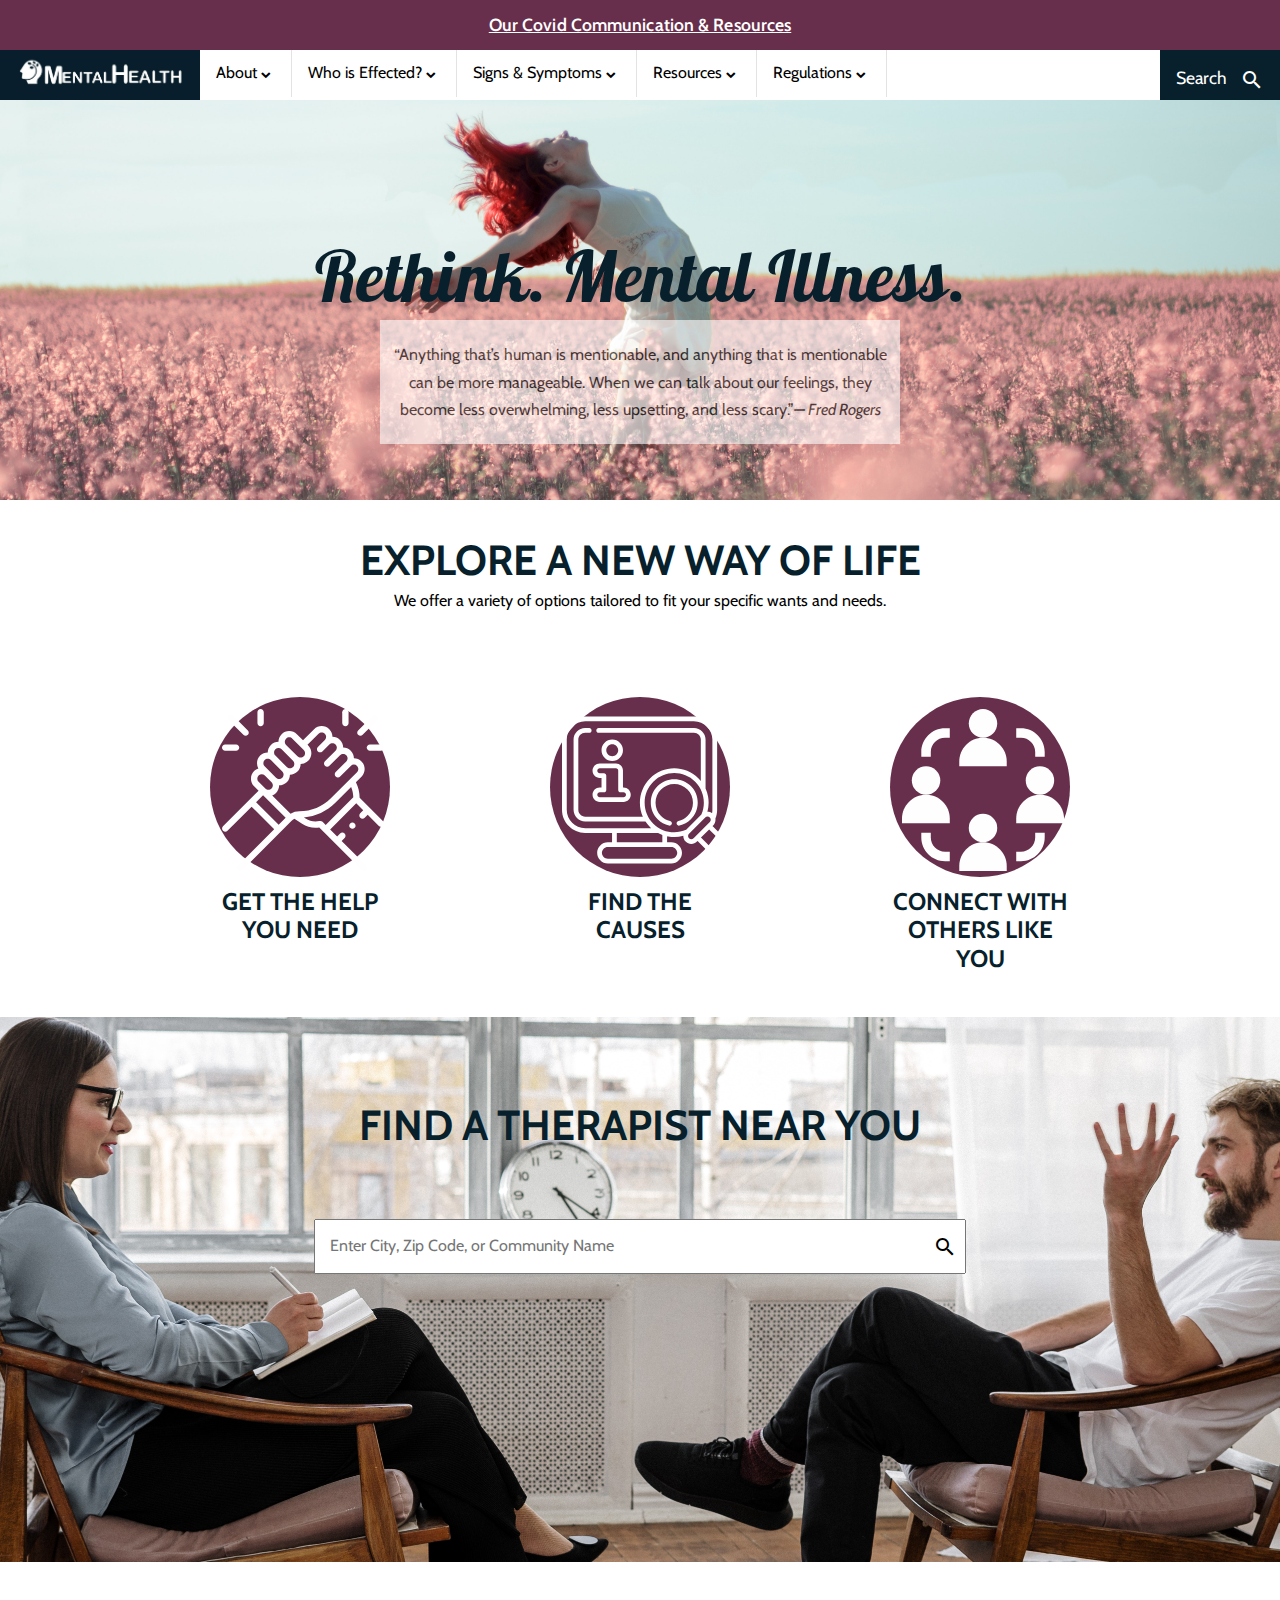
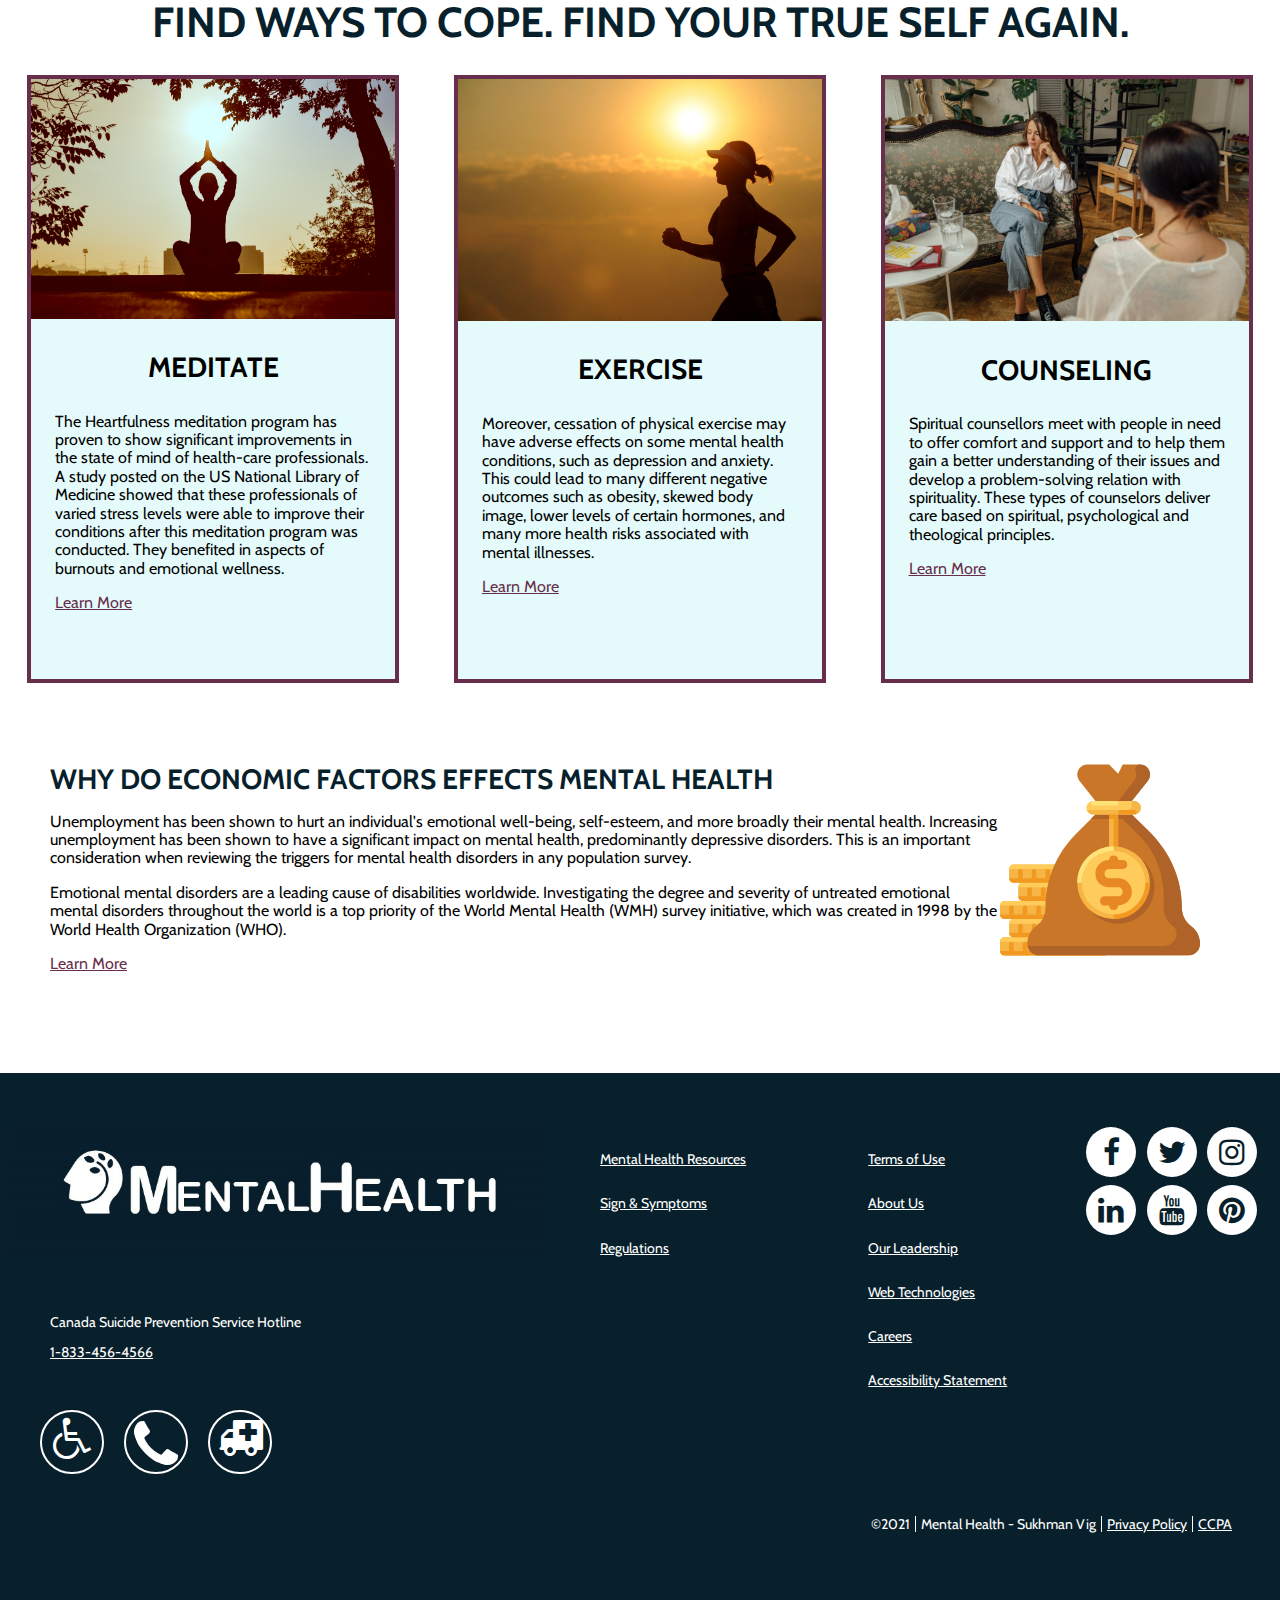
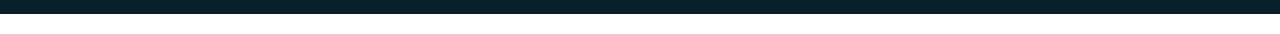
<file: index.html>
<!doctype html>
<html lang="en" dir="ltr">

<head>
  <!-- Created by Sukhman Vig, with inspiration from https://www.leisurecare.com/ -->
  <!-- Textual Content used on this website was obtained from https://en.wikipedia.org/wiki/Mental_health-->
  <meta charset="UTF-8">
  <meta name="viewport" content="width=device-width, initial-scale=1">
  <title>Mental Health</title>
  <link type="text/css" href="css/normalize.css" rel="stylesheet">
  <link type="text/css" href="css/styles.css" rel="stylesheet">
  <link rel="shortcut icon" href="images/tablogo.jpg" type="image/x-icon">
  <link href="https://fonts.googleapis.com/css?family=Open+Sans:400,700&display=swap" rel="stylesheet">
  <link href="https://fonts.googleapis.com/css2?family=Cabin&display=swap" rel="stylesheet">
  <link href="https://fonts.googleapis.com/icon?family=Material+Icons" rel="stylesheet">
  <link href="https://fonts.googleapis.com/css2?family=Pattaya&display=swap" rel="stylesheet">
  <link rel="stylesheet" href="https://cdnjs.cloudflare.com/ajax/libs/font-awesome/4.7.0/css/font-awesome.min.css">
</head>

<body>
  <header>
    <div class="banner-text">
      <span><a href="/covid-response/">Our Covid Communication & Resources</a></span>
    </div>
    <nav class="navbar">
      <a href="index.html"> <img id="logo" src="images/logo.jpg" alt="Mental Health Logo"> </a>
      <!--Logo created by Sukhman Vig -->
      <div class="subnav">
        <button class="subnavbtn">
          <a href="about.html">About</a>
          <i class="fa fa-chevron-down"></i>
        </button>
        <div class="subnav-content">
          <a href="#">Early History</a>
          <a href="#">General History</a>
        </div>
      </div>

      <div class="subnav">
        <button class="subnavbtn">
          <a href="whoiseffected.html">Who is Effected?</a>
          <i class="fa fa-chevron-down"></i>
        </button>
        <div class="subnav-content">
          <a href="#">Global Prevalence</a>
          <a href="#">Children & Young Adults</a>
          <a href="#">Homeless Population</a>
          <a href="#">Immigrants & Refugees</a>
          <a href="#">Cultural & Religious Considerations</a>
        </div>
      </div>

      <div class="subnav">
        <button class="subnavbtn">
          <a href="signsandsymptoms.html">Signs &amp; Symptoms</a>
          <i class="fa fa-chevron-down"></i>
        </button>
        <div class="subnav-content">
          <a href="#">Economic Factors</a>
          <a href="#">Stress</a>
        </div>
      </div>

      <div class="subnav">
        <button class="subnavbtn">
          <a href="resources.html">Resources</a>
          <i class="fa fa-chevron-down"></i>
        </button>
        <div class="subnav-content">
          <a href="#">Drug Therapy</a>
          <a href="#">Physical Activity</a>
          <a href="#">Activity therapies</a>
          <a href="#">Expressive therapies</a>
          <a href="#">Psychotherapy</a>
          <a href="#">Self-compassion</a>
          <a href="#">Social-Emotional Learning</a>
          <a href="#">Meditation</a>
          <a href="#">Mental Fitness</a>
          <a href="#">Spiritual Counseling</a>
        </div>
      </div>

      <div class="subnav">
        <button class="subnavbtn">
          <a href="regulations.html">Regulations</a>
          <i class="fa fa-chevron-down"></i>
        </button>
        <div class="subnav-content">
          <a href="#">Protection & Promotion</a>
          <a href="#">Laws & Policies</a>
        </div>
      </div>
      <div class="search">
        <p>Search</p>
        <i class="material-icons">search</i>
      </div>
    </nav>
    <div class="hero">
      <div class="bannerTitle">Rethink. Mental Illness.</div>
      <div class="introPara">
        <p>“Anything that’s human is mentionable, and anything that is mentionable can be more manageable. When we can talk about our feelings, they become less overwhelming, less upsetting, and less scary.”<i>— Fred Rogers</i></p>
        <!-- Fred Rogers Quote from https://www.goodreads.com/quotes/157666-anything-that-s-human-is-mentionable-and-anything-that-is-mentionable -->
      </div>
    </div>
  </header>

  <h2 class="subTitleBlack">Explore a new way of life</h2>
  <p id="centerText">We offer a variety of options tailored to fit your specific wants and needs.</p>
  <div class="quicklinks">
    <div class="quicklinksPanels">
      <div class="quicklinks-vertical-panel">
        <a href="resources.html"><img aria-label="Handshake Icon" src="images/help.svg" alt="Handshake Icon"></a>
        <!--Photo by Freepik from flaticon - https://www.flaticon.com/free-icon/help_2597085?term=help&page=1&position=4&page=1&position=4&related_id=2597085&origin=search-->
        <p>Get the help you need</p>
      </div>
      <div class="quicklinks-vertical-panel">
        <a aria-label="Search Icon with Computer Screen" href="signsandsymptoms.html"><img src="images/searchwithcomputer.svg" alt="Search Icon with Computer Screen"></a>
        <!--Photo by Freepik from flaticon - https://www.flaticon.com/free-icon/search_4412434?term=find&related_id=4412434&origin=search -->
        <p>Find the causes</p>
      </div>
      <div class="quicklinks-vertical-panel">
        <a href="whoiseffected.html"><img aria-label="Human Connection Icon" src="images/connect.svg" alt="Human Connection Icon"></a>
        <!--Photo by Freepik from flaticon - https://www.flaticon.com/free-icon/affiliate-marketing_2970592?term=connection&page=1&position=23&page=1&position=23&related_id=2970592&origin=style-->
        <p>Connect with others like you</p>
      </div>
    </div>
  </div>


  <div class="searchTherapistLocation1">
    <div id="subTitleBlackOnPicture">
      Find a Therapist Near you
    </div>
    <div class="searchOverlay">
      <form>
        <input type="text" placeholder="Enter City, Zip Code, or Community Name">
        <span><i class="material-icons">search</i></span>
      </form>
    </div>
  </div>

  <h2 class="subTitleBlack">Find Ways to Cope. Find your true self again.</h2>
  <div class="panels">
    <div class="vertical-panel">
      <img id="heightfix" aria-label="Person meditating during sunset" src="images/pexels-prasanth-inturi-1051838.jpg" alt="Person meditating during sunset">
      <!--Photo by Prasanth Inturi from Pexels - https://www.pexels.com/photo/silhouette-of-man-at-daytime-1051838/ -->
      <div class="panelText">
        <p id="panelTitle">Meditate</p>
        <p id="#panelContent">The Heartfulness meditation program has proven to show significant improvements in the state of mind of health-care professionals. A study posted on the US National Library of Medicine showed that these professionals of
          varied stress levels were able to improve their conditions after this meditation program was conducted. They benefited in aspects of burnouts and emotional wellness.</p>
        <a id="learnMore" href="resources.html">Learn More</a>
      </div>
    </div>
    <div class="vertical-panel">
      <img aria-label="Woman running during sunset" src="images/pexels-pixabay-40751.jpg" alt="Woman running during sunset">
      <!--Photo by Pixabay from Pexels - https://www.pexels.com/photo/woman-girl-silhouette-jogger-40751/ -->
      <div class="panelText">
        <p id="panelTitle">Exercise</p>
        <p id="#panelContent">Moreover, cessation of physical exercise may have adverse effects on some mental health conditions, such as depression and anxiety. This could lead to many different negative outcomes such as obesity, skewed body image,
          lower levels of certain hormones, and many more health risks associated with mental illnesses.</p>
        <a id="learnMore" href="resources.html">Learn More</a>
      </div>
    </div>
    <div class="vertical-panel">
      <img aria-label="Woman having psychology counseling session" src="images/pexels-anthony-shkraba-5217839.jpg" alt="Woman having psychology counseling session">
      <!--Photo by Anthony Shkraba from Pexels - https://www.pexels.com/photo/woman-in-white-long-sleeve-shirt-sitting-on-brown-wooden-chair-5217839/-->
      <div class="panelText">
        <p id="panelTitle">Counseling </p>
        <p id="#panelContent">Spiritual counsellors meet with people in need to offer comfort and support and to help them gain a better understanding of their issues and develop a problem-solving relation with spirituality. These types of counselors
          deliver care based on spiritual, psychological and theological principles.</p>
        <a id="learnMore" href="resources.html">Learn More</a>
      </div>
    </div>
  </div>

  <div class="ImageRightTextLeftContainer">
    <div class="containerText">
      <h2>Why do economic factors effects mental health</h2>
      <p>Unemployment has been shown to hurt an individual's emotional well-being, self-esteem, and more broadly their mental health. Increasing unemployment has been shown to have a significant impact on mental health, predominantly depressive
        disorders. This is an important consideration when reviewing the triggers for mental health disorders in any population survey.</p>
      <p>Emotional mental disorders are a leading cause of disabilities worldwide. Investigating the degree and severity of untreated emotional mental disorders throughout the world is a top priority of the World Mental Health (WMH) survey
        initiative, which was created in 1998 by the World Health Organization (WHO).</p>
      <a id="learnMoreEconomic" href="signsandsymptoms.html">Learn More</a>
    </div>
    <img aria-label="Bag of Money Illustration" class="containerImage" src="images/money-bag.svg" alt="Bag of Money Illustration">
    <!--Photo by Dimitry Miroliubov from flaticon - https://www.flaticon.com/free-icon/money-bag_639364?term=money&page=1&position=20&page=1&position=20&related_id=639364&origin=search-->
  </div>

  <footer>
    <div id="one">
      <div id="two">
        <div id="six">
          <img aria-label="Mental Health Logo" src="images/logo.jpg" alt="Mental Health Logo">
          <!--Logo created by Sukhman Vig -->
        </div>
        <div id="seven">
          <p>Canada Suicide Prevention Service Hotline</p>
          <a href="tel:1-833-456-4566" title="Contact Us">1-833-456-4566</a>
        </div>
        <div id="eight">
          <div id="nine">
            <a aria-label="wheelchair icon" href="/" class="fa fa-wheelchair fa-3x"></a>
            <!-- Icon obtained from Font Awesome - https://fontawesome.com/ -->
          </div>
          <div id="ten">
            <a aria-label="phone icon" href="/" class="fa fa-phone fa-4x"></a>
            <!-- Icon obtained from Font Awesome - https://fontawesome.com/ -->
          </div>
          <div id="eleven">
            <a aria-label="ambulance icon" href="/" class="fa fa-ambulance fa-3x"></a>
            <!-- Icon obtained from Font Awesome - https://fontawesome.com/ -->
          </div>
        </div>
      </div>
      <div id="three">
        <ul>
          <li><a href="resources.html">Mental Health Resources</a></li>
          <li><a href=:signsandsymptoms.html>Sign &amp; Symptoms</a></li>
          <li><a href="regulations.html">Regulations</a></li>
        </ul>
      </div>
      <div id="four">
        <ul>
          <li><a href="#">Terms of Use</a></li>
          <li><a href="#">About Us</a></li>
          <li><a href="#">Our Leadership</a></li>
          <li><a href="#">Web Technologies</a></li>
          <li><a href="#">Careers</a></li>
          <li><a href="#">Accessibility Statement</a></li>
        </ul>
      </div>
      <div id="five">
        <!-- The following social media icons were obtained from Font Awesome - https://fontawesome.com/ -->
        <a aria-label="Facebook" href="/" class="fa fa-facebook fa-2x"></a>
        <a aria-label="Twitter" href="/" class="fa fa-twitter fa-2x"></a>
        <a aria-label="Instagram" href="/" class="fa fa-instagram fa-2x"></a>
        <a aria-label="Linkedin" href="/" class="fa fa-linkedin fa-2x"></a>
        <a aria-label="Youtube" href="/" class="fa fa-youtube fa-2x"></a>
        <a aria-label="Pinterest" href="/" class="fa fa-pinterest fa-2x"></a>
      </div>
    </div>
    <div id="twelve">
      <ul>
        <li>&copy;2021</li>
        <li>Mental Health - Sukhman Vig</li>
        <a href="#">
          <li>Privacy Policy</li>
        </a>
        <a href="#">
          <li id="removeBorder">CCPA</li>
        </a>
      </ul>
    </div>
  </footer>

</body>

</html>
</file>
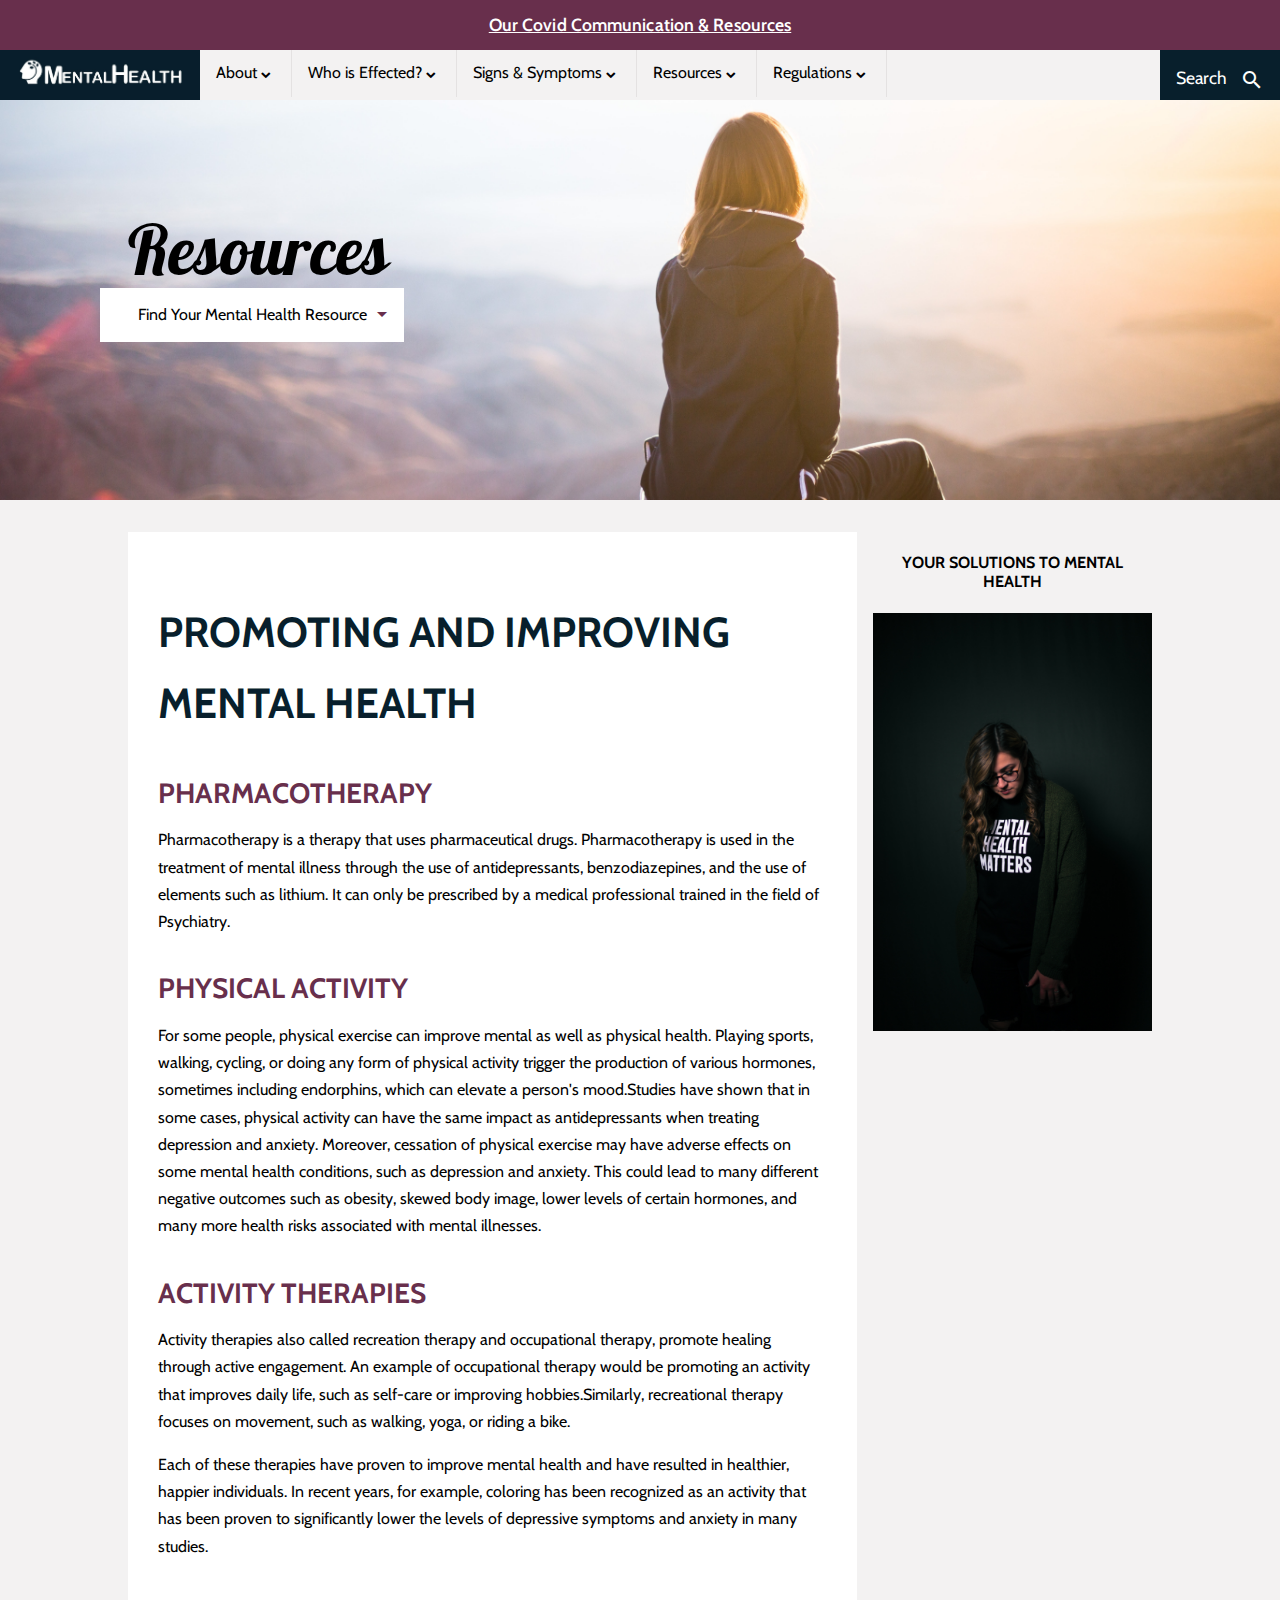
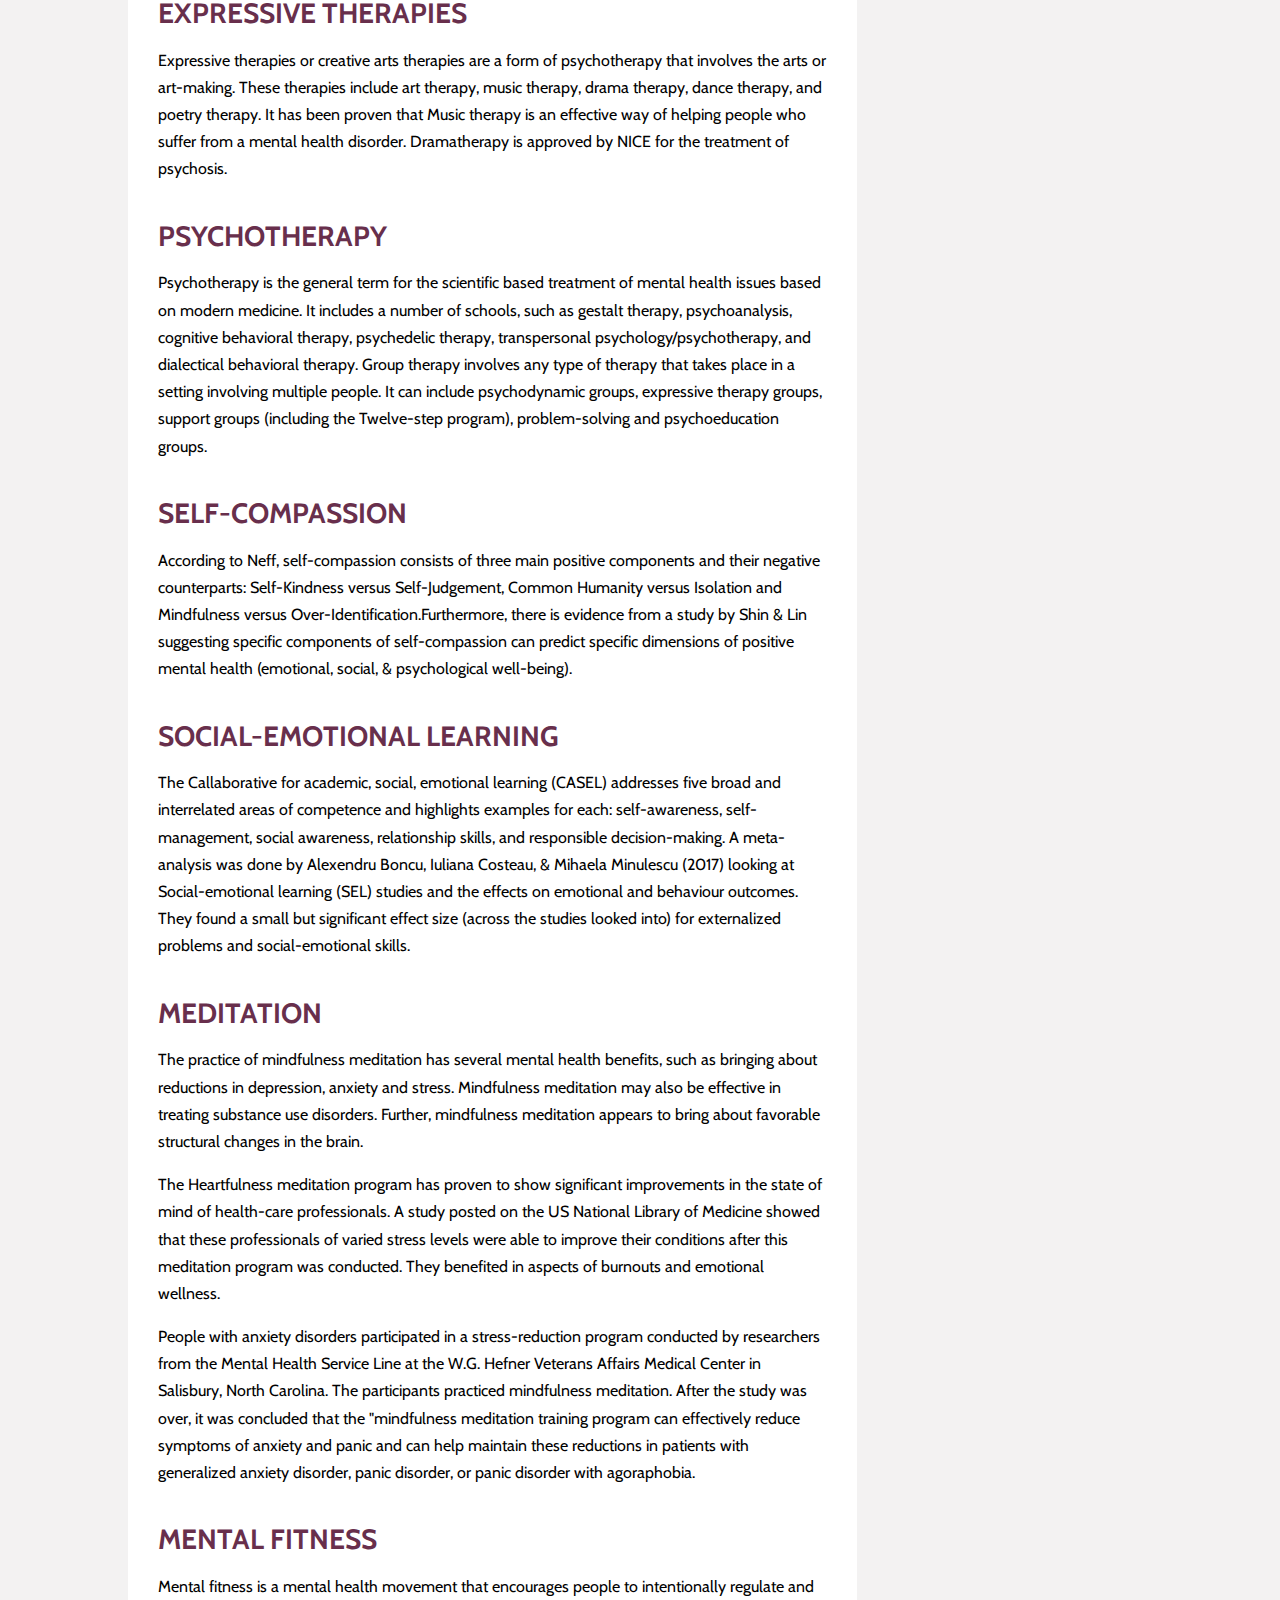
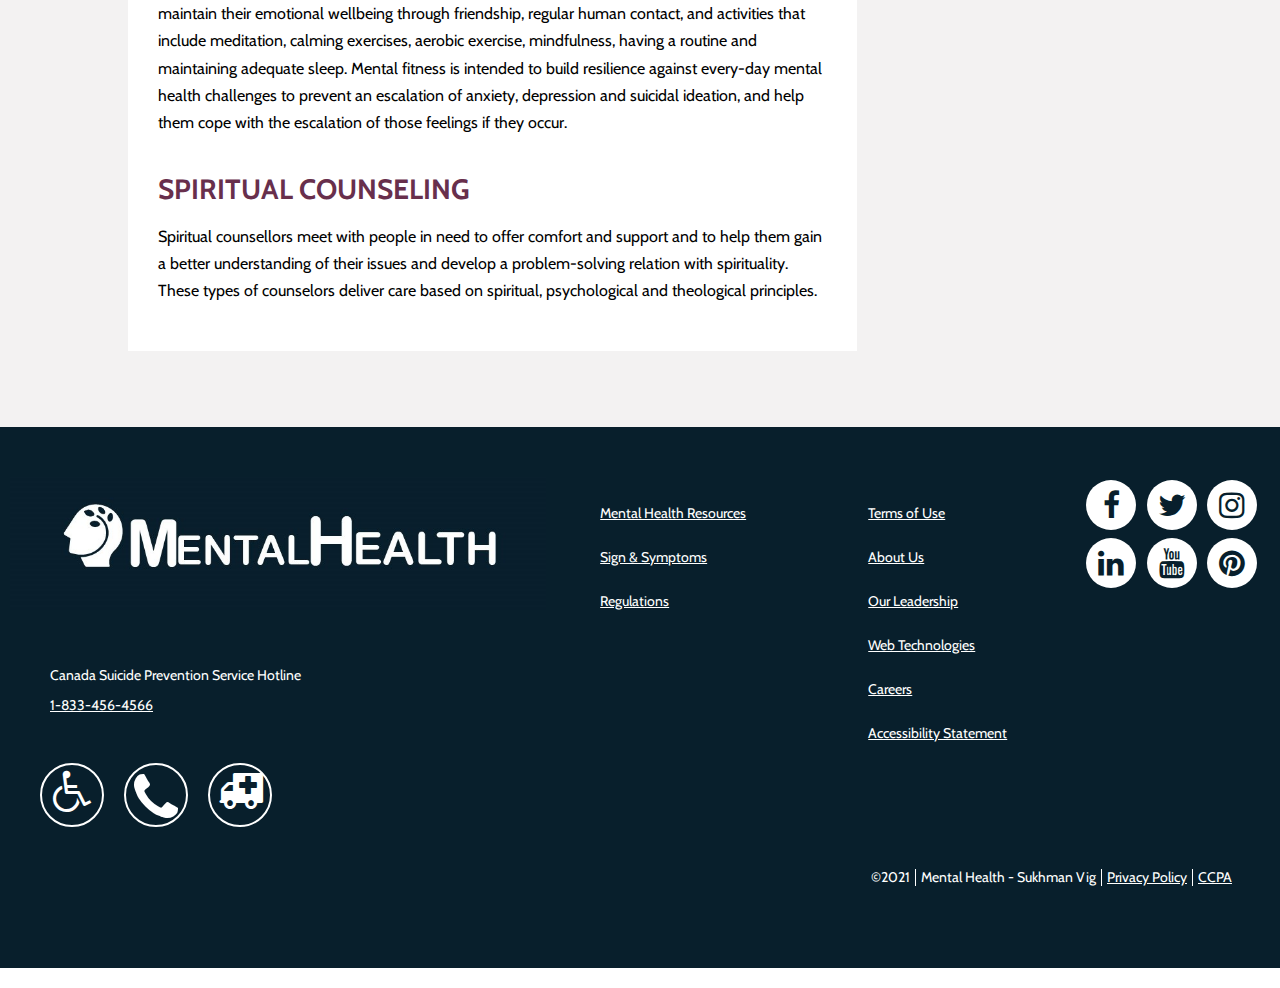
<file: resources.html>
<!DOCTYPE html>
<html lang="en" dir="ltr">

<head>
  <!-- Created by Sukhman Vig, with inspiration from https://www.leisurecare.com/ -->
  <!-- Textual Content used on this website was obtained from https://en.wikipedia.org/wiki/Mental_health-->
  <meta charset="UTF-8">
  <meta name="viewport" content="width=device-width, initial-scale=1">
  <title>Mental Health - Resources</title>
  <link type="text/css" href="css/normalize.css" rel="stylesheet">
  <link type="text/css" href="css/styles.css" rel="stylesheet">
  <link type="text/css" href="css/inner-page.css" rel="stylesheet">
  <link rel="shortcut icon" href="images/tablogo.jpg" type="image/x-icon">
  <link href="https://fonts.googleapis.com/css?family=Open+Sans:400,700&display=swap" rel="stylesheet">
  <link href="https://fonts.googleapis.com/css2?family=Cabin&display=swap" rel="stylesheet">
  <link href="https://fonts.googleapis.com/icon?family=Material+Icons" rel="stylesheet">
  <link href="https://fonts.googleapis.com/css2?family=Pattaya&display=swap" rel="stylesheet">
  <link rel="stylesheet" href="https://cdnjs.cloudflare.com/ajax/libs/font-awesome/4.7.0/css/font-awesome.min.css">
</head>

<body>
  <header>
    <div class="banner-text">
      <span><a href="/covid-response/">Our Covid Communication & Resources</a></span>
    </div>
    <nav class="navbar">
      <a href="index.html"> <img id="logo" src="images/logo.jpg" alt="Mental Health Logo"> </a>
      <!--Logo created by Sukhman Vig -->
      <div class="subnav">
        <button class="subnavbtn">
          <a href="about.html">About</a>
          <i class="fa fa-chevron-down"></i>
        </button>
        <div class="subnav-content">
          <a href="#">Early History</a>
          <a href="#">General History</a>
        </div>
      </div>

      <div class="subnav">
        <button class="subnavbtn">
          <a href="whoiseffected.html">Who is Effected?</a>
          <i class="fa fa-chevron-down"></i>
        </button>
        <div class="subnav-content">
          <a href="#">Global Prevalence</a>
          <a href="#">Children & Young Adults</a>
          <a href="#">Homeless Population</a>
          <a href="#">Immigrants & Refugees</a>
          <a href="#">Cultural & Religious Considerations</a>
        </div>
      </div>

      <div class="subnav">
        <button class="subnavbtn">
          <a href="signsandsymptoms.html">Signs &amp; Symptoms</a>
          <i class="fa fa-chevron-down"></i>
        </button>
        <div class="subnav-content">
          <a href="#">Economic Factors</a>
          <a href="#">Stress</a>
        </div>
      </div>

      <div class="subnav">
        <button class="subnavbtn">
          <a href="resources.html">Resources</a>
          <i class="fa fa-chevron-down"></i>
        </button>
        <div class="subnav-content">
          <a href="#">Drug Therapy</a>
          <a href="#">Physical Activity</a>
          <a href="#">Activity therapies</a>
          <a href="#">Expressive therapies</a>
          <a href="#">Psychotherapy</a>
          <a href="#">Self-compassion</a>
          <a href="#">Social-Emotional Learning</a>
          <a href="#">Meditation</a>
          <a href="#">Mental Fitness</a>
          <a href="#">Spiritual Counseling</a>
        </div>
      </div>

      <div class="subnav">
        <button class="subnavbtn">
          <a href="regulations.html">Regulations</a>
          <i class="fa fa-chevron-down"></i>
        </button>
        <div class="subnav-content">
          <a href="#">Protection & Promotion</a>
          <a href="#">Laws & Policies</a>
        </div>
      </div>
      <div class="search">
        <p>Search</p>
        <i class="material-icons">search</i>
      </div>
    </nav>
    <div class="hero-Inner-Page">
      <div class="bannerTitle-Inner-Page">Resources</div>
      <div class="introPara-Inner-Page">
        <p>Find Your Mental Health Resource</p>
      </div>
      <i class="material-icons">arrow_drop_down</i>
    </div>
  </header>


  <div class="mainContentContainer">
    <main class="textContent">
      <h2>Promoting and improving mental health</h2>
      <h4>Pharmacotherapy</h4>
      <p>Pharmacotherapy is a therapy that uses pharmaceutical drugs. Pharmacotherapy is used in the treatment of mental illness through the use of antidepressants, benzodiazepines, and the use of elements such as lithium. It can only be prescribed
        by a medical professional trained in the field of Psychiatry.</p>
      <h4>Physical activity</h4>
      <p>For some people, physical exercise can improve mental as well as physical health. Playing sports, walking, cycling, or doing any form of physical activity trigger the production of various hormones, sometimes including endorphins, which can
        elevate a person's mood.Studies have shown that in some cases, physical activity can have the same impact as antidepressants when treating depression and anxiety. Moreover, cessation of physical exercise may have adverse effects on some
        mental health conditions, such as depression and anxiety. This could lead to many different negative outcomes such as obesity, skewed body image, lower levels of certain hormones, and many more health risks associated with mental illnesses.
      </p>
      <h4>Activity therapies</h4>
      <p>Activity therapies also called recreation therapy and occupational therapy, promote healing through active engagement. An example of occupational therapy would be promoting an activity that improves daily life, such as self-care or improving
        hobbies.Similarly, recreational therapy focuses on movement, such as walking, yoga, or riding a bike.</p>
      <p>Each of these therapies have proven to improve mental health and have resulted in healthier, happier individuals. In recent years, for example, coloring has been recognized as an activity that has been proven to significantly lower the
        levels of depressive symptoms and anxiety in many studies.</p>
      <h4>Expressive therapies</h4>
      <p>Expressive therapies or creative arts therapies are a form of psychotherapy that involves the arts or art-making. These therapies include art therapy, music therapy, drama therapy, dance therapy, and poetry therapy. It has been proven that
        Music therapy is an effective way of helping people who suffer from a mental health disorder. Dramatherapy is approved by NICE for the treatment of psychosis.</p>
      <h4>Psychotherapy</h4>
      <p>Psychotherapy is the general term for the scientific based treatment of mental health issues based on modern medicine. It includes a number of schools, such as gestalt therapy, psychoanalysis, cognitive behavioral therapy, psychedelic
        therapy, transpersonal psychology/psychotherapy, and dialectical behavioral therapy. Group therapy involves any type of therapy that takes place in a setting involving multiple people. It can include psychodynamic groups, expressive therapy
        groups, support groups (including the Twelve-step program), problem-solving and psychoeducation groups.</p>
      <h4>Self-compassion</h4>
      <p>According to Neff, self-compassion consists of three main positive components and their negative counterparts: Self-Kindness versus Self-Judgement, Common Humanity versus Isolation and Mindfulness versus Over-Identification.Furthermore,
        there is evidence from a study by Shin & Lin suggesting specific components of self-compassion can predict specific dimensions of positive mental health (emotional, social, & psychological well-being).</p>
      <h4>Social-Emotional Learning</h4>
      <p>The Callaborative for academic, social, emotional learning (CASEL) addresses five broad and interrelated areas of competence and highlights examples for each: self-awareness, self-management, social awareness, relationship skills, and
        responsible decision-making. A meta-analysis was done by Alexendru Boncu, Iuliana Costeau, & Mihaela Minulescu (2017) looking at Social-emotional learning (SEL) studies and the effects on emotional and behaviour outcomes. They found a small
        but significant effect size (across the studies looked into) for externalized problems and social-emotional skills.</p>
      <h4>Meditation</h4>
      <p>The practice of mindfulness meditation has several mental health benefits, such as bringing about reductions in depression, anxiety and stress. Mindfulness meditation may also be effective in treating substance use disorders. Further,
        mindfulness meditation appears to bring about favorable structural changes in the brain.</p>
      <p>The Heartfulness meditation program has proven to show significant improvements in the state of mind of health-care professionals. A study posted on the US National Library of Medicine showed that these professionals of varied stress levels
        were able to improve their conditions after this meditation program was conducted. They benefited in aspects of burnouts and emotional wellness.</p>
      <p>People with anxiety disorders participated in a stress-reduction program conducted by researchers from the Mental Health Service Line at the W.G. Hefner Veterans Affairs Medical Center in Salisbury, North Carolina. The participants practiced
        mindfulness meditation. After the study was over, it was concluded that the "mindfulness meditation training program can effectively reduce symptoms of anxiety and panic and can help maintain these reductions in patients with generalized
        anxiety disorder, panic disorder, or panic disorder with agoraphobia.</p>
      <h4>Mental fitness</h4>
      <p>Mental fitness is a mental health movement that encourages people to intentionally regulate and maintain their emotional wellbeing through friendship, regular human contact, and activities that include meditation, calming exercises, aerobic
        exercise, mindfulness, having a routine and maintaining adequate sleep. Mental fitness is intended to build resilience against every-day mental health challenges to prevent an escalation of anxiety, depression and suicidal ideation, and help
        them cope with the escalation of those feelings if they occur.</p>
      <h4>Spiritual counseling</h4>
      <p>Spiritual counsellors meet with people in need to offer comfort and support and to help them gain a better understanding of their issues and develop a problem-solving relation with spirituality. These types of counselors deliver care based
        on spiritual, psychological and theological principles.</p>

    </main>
    <aside class="imageContent">
      <h4 id="InnerPage-UppercaseTitle">Your Solutions to Mental Health</h4>
      <div class="image">
        <img aria-label="Sad young lady with black menatal health shirt on" src="images/matthew-ball-3wW2fBjptQo-unsplash.jpg" alt="Sad young lady with black menatal health shirt on" width="100%">
        <!--Photo by Matthew Ball on Unsplash - https://unsplash.com/photos/3wW2fBjptQo-->
        <div>
    </aside>
  </div>

  <footer>
    <div id="one">
      <div id="two">
        <div id="six">
          <img aria-label="Mental Health Logo" src="images/logo.jpg" alt="Mental Health Logo">
          <!--Logo created by Sukhman Vig -->
        </div>
        <div id="seven">
          <p>Canada Suicide Prevention Service Hotline</p>
          <a href="tel:1-833-456-4566" title="Contact Us">1-833-456-4566</a>
        </div>
        <div id="eight">
          <div id="nine">
            <a aria-label="wheelchair icon" href="/" class="fa fa-wheelchair fa-3x"></a>
            <!-- Icon obtained from Font Awesome - https://fontawesome.com/ -->
          </div>
          <div id="ten">
            <a aria-label="phone icon" href="/" class="fa fa-phone fa-4x"></a>
            <!-- Icon obtained from Font Awesome - https://fontawesome.com/ -->
          </div>
          <div id="eleven">
            <a aria-label="ambulance icon" href="/" class="fa fa-ambulance fa-3x"></a>
            <!-- Icon obtained from Font Awesome - https://fontawesome.com/ -->
          </div>
        </div>
      </div>
      <div id="three">
        <ul>
          <li><a href="resources.html">Mental Health Resources</a></li>
          <li><a href=:signsandsymptoms.html>Sign &amp; Symptoms</a></li>
          <li><a href="regulations.html">Regulations</a></li>
        </ul>
      </div>
      <div id="four">
        <ul>
          <li><a href="#">Terms of Use</a></li>
          <li><a href="#">About Us</a></li>
          <li><a href="#">Our Leadership</a></li>
          <li><a href="#">Web Technologies</a></li>
          <li><a href="#">Careers</a></li>
          <li><a href="#">Accessibility Statement</a></li>
        </ul>
      </div>
      <div id="five">
        <!-- The following social media icons were obtained from Font Awesome - https://fontawesome.com/ -->
        <a aria-label="Facebook" href="/" class="fa fa-facebook fa-2x"></a>
        <a aria-label="Twitter" href="/" class="fa fa-twitter fa-2x"></a>
        <a aria-label="Instagram" href="/" class="fa fa-instagram fa-2x"></a>
        <a aria-label="Linkedin" href="/" class="fa fa-linkedin fa-2x"></a>
        <a aria-label="Youtube" href="/" class="fa fa-youtube fa-2x"></a>
        <a aria-label="Pinterest" href="/" class="fa fa-pinterest fa-2x"></a>
      </div>
    </div>
    <div id="twelve">
      <ul>
        <li>&copy;2021</li>
        <li>Mental Health - Sukhman Vig</li>
        <a href="#">
          <li>Privacy Policy</li>
        </a>
        <a href="#">
          <li id="removeBorder">CCPA</li>
        </a>
      </ul>
    </div>
  </footer>
</body>

</html>
</file>
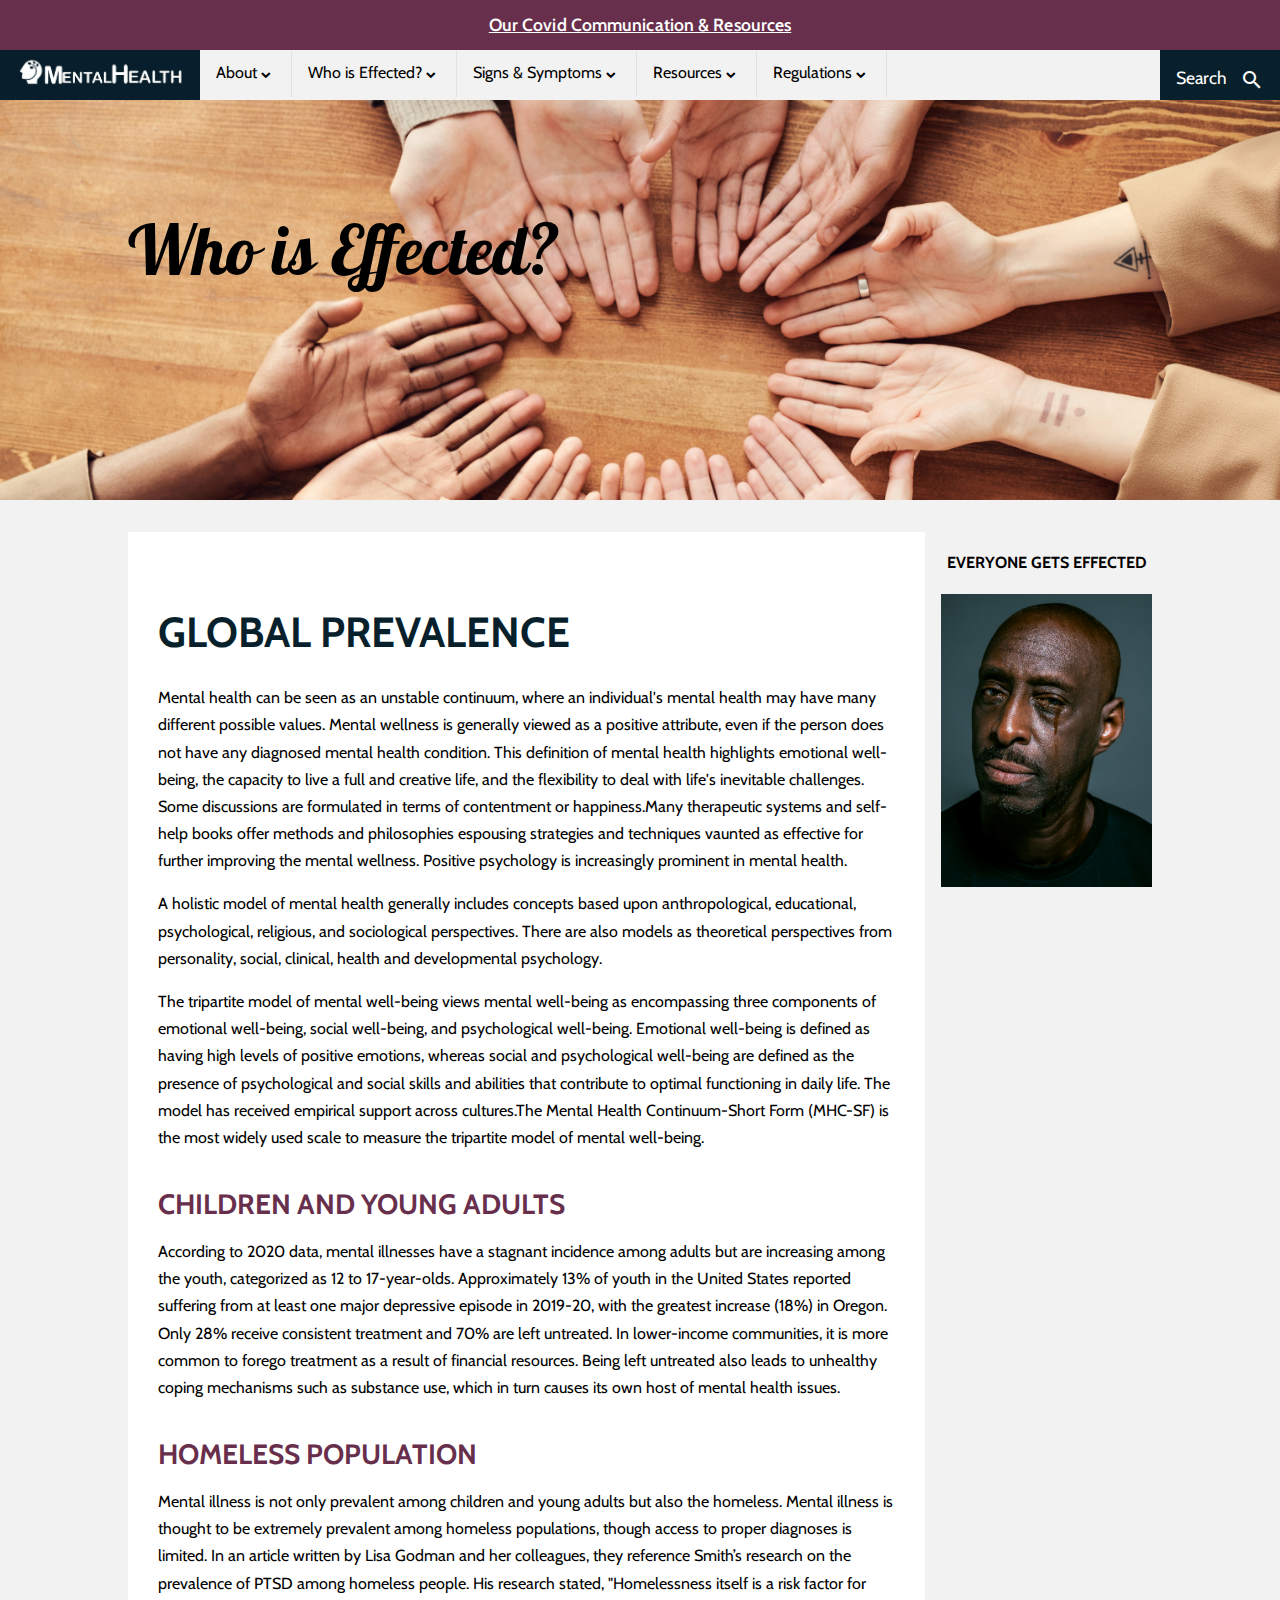
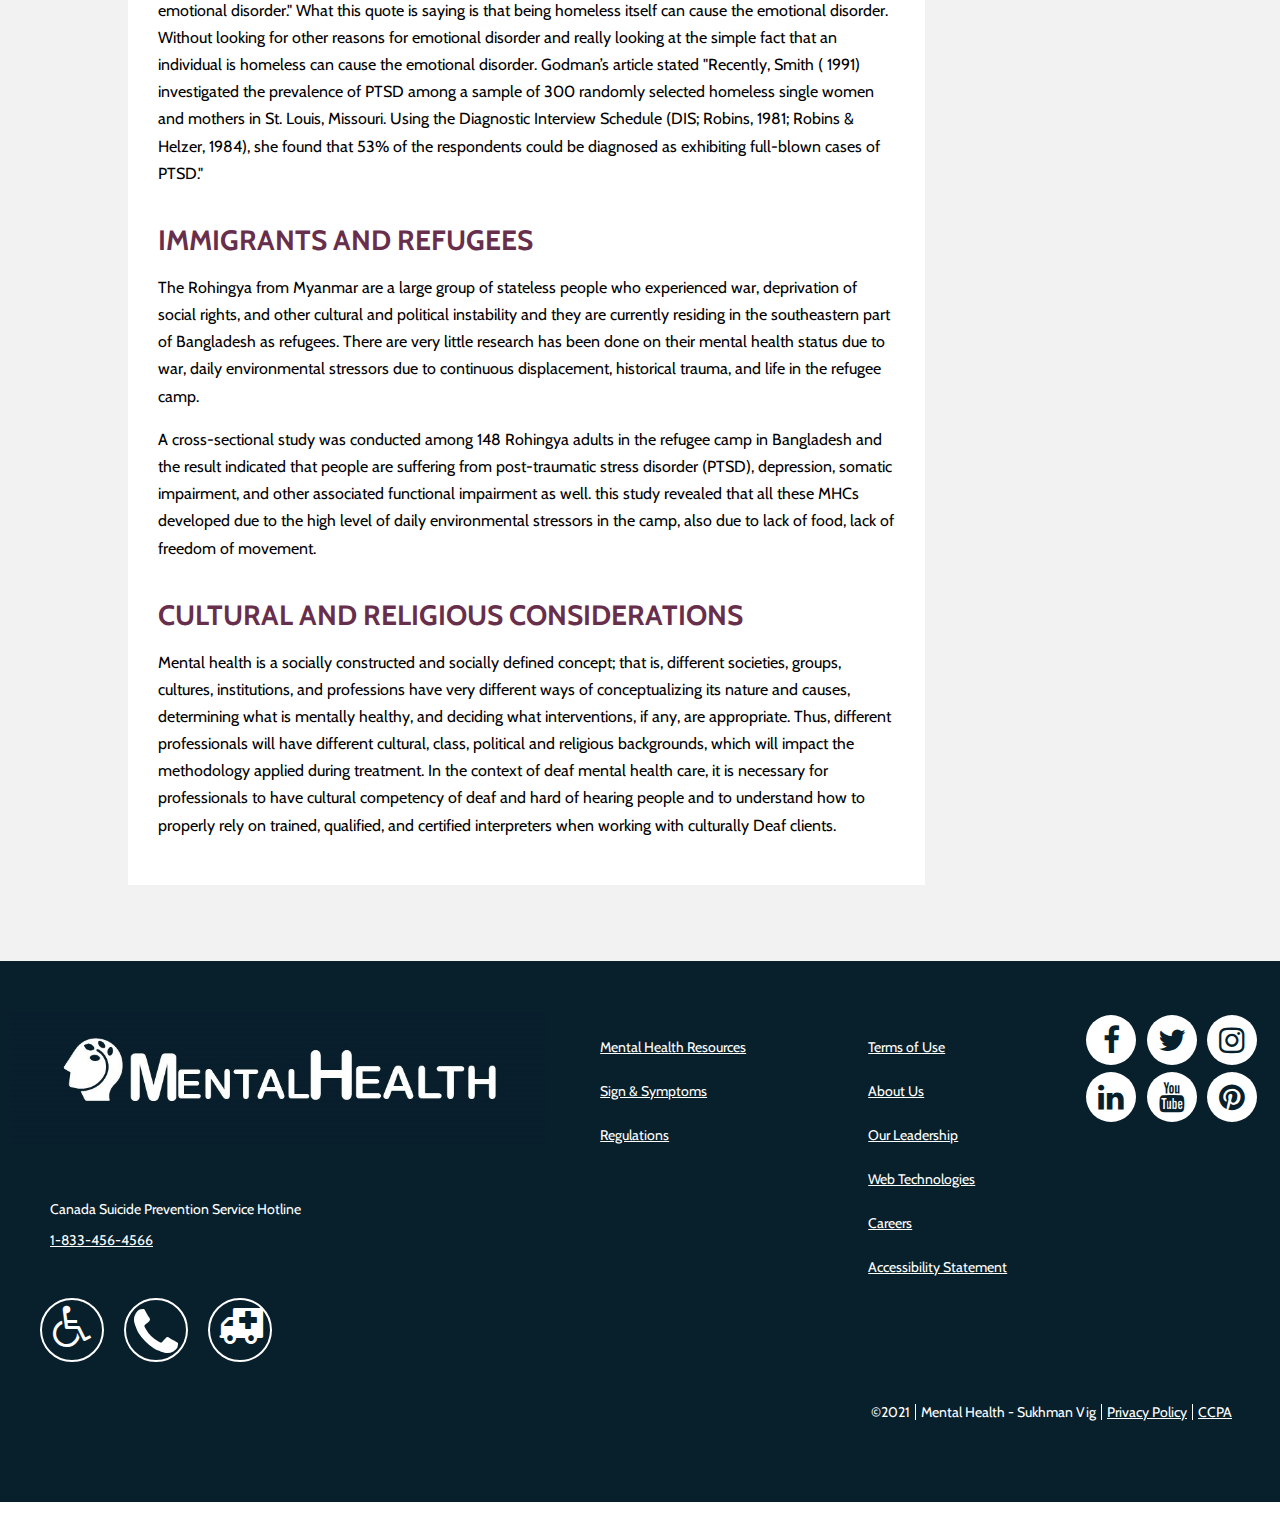
<file: whoiseffected.html>
<!DOCTYPE html>
<html lang="en" dir="ltr">

<head>
  <!-- Created by Sukhman Vig, with inspiration from https://www.leisurecare.com/ -->
  <!-- Textual Content used on this website was obtained from https://en.wikipedia.org/wiki/Mental_health-->
  <meta charset="UTF-8">
  <meta name="viewport" content="width=device-width, initial-scale=1">
  <title>Mental Health - Who is Effected?</title>
  <link type="text/css" href="css/normalize.css" rel="stylesheet">
  <link type="text/css" href="css/styles.css" rel="stylesheet">
  <link type="text/css" href="css/inner-page.css" rel="stylesheet">
  <link rel="shortcut icon" href="images/tablogo.jpg" type="image/x-icon">
  <link href="https://fonts.googleapis.com/css?family=Open+Sans:400,700&display=swap" rel="stylesheet">
  <link href="https://fonts.googleapis.com/css2?family=Cabin&display=swap" rel="stylesheet">
  <link href="https://fonts.googleapis.com/icon?family=Material+Icons" rel="stylesheet">
  <link href="https://fonts.googleapis.com/css2?family=Pattaya&display=swap" rel="stylesheet">
  <link rel="stylesheet" href="https://cdnjs.cloudflare.com/ajax/libs/font-awesome/4.7.0/css/font-awesome.min.css">
</head>

<body>
  <header>
    <div class="banner-text">
      <span><a href="/covid-response/">Our Covid Communication & Resources</a></span>
    </div>
    <nav class="navbar">
      <a href="index.html"> <img id="logo" src="images/logo.jpg" alt="Mental Health Logo"> </a>
      <!--Logo created by Sukhman Vig -->
      <div class="subnav">
        <button class="subnavbtn">
          <a href="about.html">About</a>
          <i class="fa fa-chevron-down"></i>
        </button>
        <div class="subnav-content">
          <a href="#">Early History</a>
          <a href="#">General History</a>
        </div>
      </div>

      <div class="subnav">
        <button class="subnavbtn">
          <a href="whoiseffected.html">Who is Effected?</a>
          <i class="fa fa-chevron-down"></i>
        </button>
        <div class="subnav-content">
          <a href="#">Global Prevalence</a>
          <a href="#">Children & Young Adults</a>
          <a href="#">Homeless Population</a>
          <a href="#">Immigrants & Refugees</a>
          <a href="#">Cultural & Religious Considerations</a>
        </div>
      </div>

      <div class="subnav">
        <button class="subnavbtn">
          <a href="signsandsymptoms.html">Signs &amp; Symptoms</a>
          <i class="fa fa-chevron-down"></i>
        </button>
        <div class="subnav-content">
          <a href="#">Economic Factors</a>
          <a href="#">Stress</a>
        </div>
      </div>

      <div class="subnav">
        <button class="subnavbtn">
          <a href="resources.html">Resources</a>
          <i class="fa fa-chevron-down"></i>
        </button>
        <div class="subnav-content">
          <a href="#">Drug Therapy</a>
          <a href="#">Physical Activity</a>
          <a href="#">Activity therapies</a>
          <a href="#">Expressive therapies</a>
          <a href="#">Psychotherapy</a>
          <a href="#">Self-compassion</a>
          <a href="#">Social-Emotional Learning</a>
          <a href="#">Meditation</a>
          <a href="#">Mental Fitness</a>
          <a href="#">Spiritual Counseling</a>
        </div>
      </div>

      <div class="subnav">
        <button class="subnavbtn">
          <a href="regulations.html">Regulations</a>
          <i class="fa fa-chevron-down"></i>
        </button>
        <div class="subnav-content">
          <a href="#">Protection & Promotion</a>
          <a href="#">Laws & Policies</a>
        </div>
      </div>
      <div class="search">
        <p>Search</p>
        <i class="material-icons">search</i>
      </div>
    </nav>
    <div class="hero-Inner-Page" id="InnerPage-WhoisEffected">
      <div class="bannerTitle-Inner-Page">Who is Effected?</div>
    </div>
  </header>


  <div class="mainContentContainer">
    <main class="textContent">
      <h2>Global prevalence</h2>
      <p>Mental health can be seen as an unstable continuum, where an individual's mental health may have many different possible values. Mental wellness is generally viewed as a positive attribute, even if the person does not have any diagnosed
        mental health condition. This definition of mental health highlights emotional well-being, the capacity to live a full and creative life, and the flexibility to deal with life's inevitable challenges. Some discussions are formulated in terms
        of contentment or happiness.Many therapeutic systems and self-help books offer methods and philosophies espousing strategies and techniques vaunted as effective for further improving the mental wellness. Positive psychology is increasingly
        prominent in mental health.</p>
      <p>A holistic model of mental health generally includes concepts based upon anthropological, educational, psychological, religious, and sociological perspectives. There are also models as theoretical perspectives from personality, social,
        clinical, health and developmental psychology.</p>
      <p>The tripartite model of mental well-being views mental well-being as encompassing three components of emotional well-being, social well-being, and psychological well-being. Emotional well-being is defined as having high levels of positive
        emotions, whereas social and psychological well-being are defined as the presence of psychological and social skills and abilities that contribute to optimal functioning in daily life. The model has received empirical support across
        cultures.The Mental Health Continuum-Short Form (MHC-SF) is the most widely used scale to measure the tripartite model of mental well-being.</p>
      <h4>Children and young adults</h4>
      <p>According to 2020 data, mental illnesses have a stagnant incidence among adults but are increasing among the youth, categorized as 12 to 17-year-olds. Approximately 13% of youth in the United States reported suffering from at least one major
        depressive episode in 2019-20, with the greatest increase (18%) in Oregon. Only 28% receive consistent treatment and 70% are left untreated. In lower-income communities, it is more common to forego treatment as a result of financial
        resources. Being left untreated also leads to unhealthy coping mechanisms such as substance use, which in turn causes its own host of mental health issues.</p>
      <h4>Homeless Population</h4>
      <p>Mental illness is not only prevalent among children and young adults but also the homeless. Mental illness is thought to be extremely prevalent among homeless populations, though access to proper diagnoses is limited. In an article written
        by Lisa Godman and her colleagues, they reference Smith’s research on the prevalence of PTSD among homeless people. His research stated, "Homelessness itself is a risk factor for emotional disorder." What this quote is saying is that being
        homeless itself can cause the emotional disorder. Without looking for other reasons for emotional disorder and really looking at the simple fact that an individual is homeless can cause the emotional disorder. Godman’s article stated
        "Recently, Smith ( 1991) investigated the prevalence of PTSD among a sample of 300 randomly selected homeless single women and mothers in St. Louis, Missouri. Using the Diagnostic Interview Schedule (DIS; Robins, 1981; Robins & Helzer, 1984),
        she found that 53% of the respondents could be diagnosed as exhibiting full-blown cases of PTSD."
      </p>
      <h4>Immigrants and Refugees</h4>
      <p>The Rohingya from Myanmar are a large group of stateless people who experienced war, deprivation of social rights, and other cultural and political instability and they are currently residing in the southeastern part of Bangladesh as
        refugees. There are very little research has been done on their mental health status due to war, daily environmental stressors due to continuous displacement, historical trauma, and life in the refugee camp.</p>
      <p>A cross-sectional study was conducted among 148 Rohingya adults in the refugee camp in Bangladesh and the result indicated that people are suffering from post-traumatic stress disorder (PTSD), depression, somatic impairment, and other
        associated functional impairment as well. this study revealed that all these MHCs developed due to the high level of daily environmental stressors in the camp, also due to lack of food, lack of freedom of movement.</p>
      <h4>Cultural and religious considerations</h4>
      <p>Mental health is a socially constructed and socially defined concept; that is, different societies, groups, cultures, institutions, and professions have very different ways of conceptualizing its nature and causes, determining what is
        mentally healthy, and deciding what interventions, if any, are appropriate. Thus, different professionals will have different cultural, class, political and religious backgrounds, which will impact the methodology applied during treatment. In
        the context of deaf mental health care, it is necessary for professionals to have cultural competency of deaf and hard of hearing people and to understand how to properly rely on trained, qualified, and certified interpreters when working
        with culturally Deaf clients.
      </p>
    </main>
    <aside class="imageContent">
      <h4 id="InnerPage-UppercaseTitle">Everyone gets effected</h4>
      <div class="image">
        <img aria-label="Black Man Crying" src="images/pexels-ketut-subiyanto-4584665.jpg" alt="Black Man Crying" width="100%">
        <!--Photo by Ketut Subiyanto from Pexels - https://www.pexels.com/photo/man-in-black-crew-neck-shirt-4584665/ -->
        <div>
    </aside>
  </div>

  <footer>
    <div id="one">
      <div id="two">
        <div id="six">
          <img aria-label="Mental Health Logo" src="images/logo.jpg" alt="Mental Health Logo">
          <!--Logo created by Sukhman Vig -->
        </div>
        <div id="seven">
          <p>Canada Suicide Prevention Service Hotline</p>
          <a href="tel:1-833-456-4566" title="Contact Us">1-833-456-4566</a>
        </div>
        <div id="eight">
          <div id="nine">
            <a aria-label="wheelchair icon" href="/" class="fa fa-wheelchair fa-3x"></a>
            <!-- Icon obtained from Font Awesome - https://fontawesome.com/ -->
          </div>
          <div id="ten">
            <a aria-label="phone icon" href="/" class="fa fa-phone fa-4x"></a>
            <!-- Icon obtained from Font Awesome - https://fontawesome.com/ -->
          </div>
          <div id="eleven">
            <a aria-label="ambulance icon" href="/" class="fa fa-ambulance fa-3x"></a>
            <!-- Icon obtained from Font Awesome - https://fontawesome.com/ -->
          </div>
        </div>
      </div>
      <div id="three">
        <ul>
          <li><a href="resources.html">Mental Health Resources</a></li>
          <li><a href=:signsandsymptoms.html>Sign &amp; Symptoms</a></li>
          <li><a href="regulations.html">Regulations</a></li>
        </ul>
      </div>
      <div id="four">
        <ul>
          <li><a href="#">Terms of Use</a></li>
          <li><a href="#">About Us</a></li>
          <li><a href="#">Our Leadership</a></li>
          <li><a href="#">Web Technologies</a></li>
          <li><a href="#">Careers</a></li>
          <li><a href="#">Accessibility Statement</a></li>
        </ul>
      </div>
      <div id="five">
        <!-- The following social media icons were obtained from Font Awesome - https://fontawesome.com/ -->
        <a aria-label="Facebook" href="/" class="fa fa-facebook fa-2x"></a>
        <a aria-label="Twitter" href="/" class="fa fa-twitter fa-2x"></a>
        <a aria-label="Instagram" href="/" class="fa fa-instagram fa-2x"></a>
        <a aria-label="Linkedin" href="/" class="fa fa-linkedin fa-2x"></a>
        <a aria-label="Youtube" href="/" class="fa fa-youtube fa-2x"></a>
        <a aria-label="Pinterest" href="/" class="fa fa-pinterest fa-2x"></a>
      </div>
    </div>
    <div id="twelve">
      <ul>
        <li>&copy;2021</li>
        <li>Mental Health - Sukhman Vig</li>
        <a href="#">
          <li>Privacy Policy</li>
        </a>
        <a href="#">
          <li id="removeBorder">CCPA</li>
        </a>
      </ul>
    </div>
  </footer>
</body>

</html>
</file>
<file: css/styles.css>
html {
  font-family: "Cabin", sans-serif;
  background-color: #fff;
}

#logo {
  width: 200px;
  height: 50px;
  float: left;
}

.banner-text {
  font-size: 1.1em;
  font-weight: 600;
  padding: 10px;
  background-color: #682F4C;
  text-align: center;
  line-height: 1.7;
  letter-spacing: 0.1px;
}

.banner-text span a {
  color: #fff;
  font-size: 17.6px;
}

/* Navbar Styles BEGIN*/
.navbar {
  overflow: hidden;
  display: flex;
  flex-direction: row;
}

.navbar a {
  float: left;
  font-size: 16px;
  color: black;
  text-align: center;
  text-decoration: none;
}

.subnav {
  float: left;
  overflow: hidden;
}

.subnav .subnavbtn {
  font-size: 16px;
  border: none;
  outline: none;
  color: black;
  padding: 14px 16px;
  background-color: inherit;
  font-family: inherit;
  margin: 0;
  border-right: 1px solid #e4e2e2;
  cursor: pointer;
}

.navbar a:hover {
  color: #682F4C;
}

.navbar .subnav:hover {
  border-top: 5px solid #b14e55;
}

.subnavbtn i {
  font-size: 10px;
  margin: 4px;
}

.subnav-content {
  display: none;
  position: absolute;
  left: 0;
  background-color: #682F4C;
  width: 100%;
  z-index: 1;
}

.subnav-content a {
  font-size: 12px;
  float: left;
  color: white;
  text-decoration: none;
  padding: 14px 16px;
}

.subnav-content a:hover {
  background-color: #eee;
  color: black;
}

.subnav:hover .subnav-content {
  display: block;
}

.search {
  display: flex;
  flex-direction: row;
  margin-left: auto;
  align-self: end;
  background-color: #081f2c;
  width: 120px;
  height: 50px;
}

.search p {
  text-align: right;
  padding-left: 1rem;
  font-size: 17.6px;
  color: #fff;
}

.search i {
  display: inline;
  line-height: 60px;
  margin-left: auto;
  padding-right: 1rem;
  color: #fff;
}

/* Navbar Styles END*/



/* Banner/Hero Image Styles BEGIN*/
.hero {
  background-image: url(../images/pexels-olga-1146242.jpg);
  /* Photo by Olga from Pexels  - https://www.pexels.com/photo/woman-in-yellow-dress-standing-on-pink-petaled-flower-field-1146242/*/
  background-position: 10% 100%;
  background-size: cover;
  width: 100%;
  height: 400px;
}

.hero .bannerTitle {
  font-family: 'Pattaya', sans-serif;
  color: #081f2c;
  font-size: 70px;
  padding-top: 2em;
  text-align: center;
}

.hero .introPara {
  background-color: #fff;
  opacity: .6;
  max-width: 500px;
  background-position: center;
  line-height: 1.7;
  position: relative;
  margin: 0 auto;
  text-align: center;
  padding: 5px 10px;
}

/* Banner/Hero Image Styles END*/

/* Icon Quicklinks Styles BEGIN*/
.quicklinks {
  width: 100%;
  height: 400px;
}

.quicklinks .quicklinksPanels {
  display: flex;
  flex-direction: row;
  justify-content: center;
}

.quicklinksPanels .quicklinks-vertical-panel {
  flex-direction: column;
  height: 180px;
  width: 180px;
  margin: 80px;
  background-color: #682F4C;
  border-radius: 50%;
  display: inline-block;
  vertical-align: middle;
}

.quicklinksPanels .quicklinks-vertical-panel p {
  font-size: 24px;
  line-height: 1.2;
  font-weight: 700;
  text-transform: uppercase;
  text-align: center;
  margin-bottom: 0;
  color: #081f2c;
  width: 100%;
}

.quicklinksPanels .quicklinks-vertical-panel img {
  width: 90%;
  height: 90%;
  margin: 12px;
  color: #fff;
}

.quicklinksPanels .quicklinks-vertical-panel svg {
  color: #fff;
}

.subTitleBlack {
  font-size: 42px;
  line-height: 1.2;
  font-weight: 700;
  text-transform: uppercase;
  text-align: center;
  margin-bottom: 0;
  color: #081f2c;
}

#centerText {
  text-align: center;
  line-height: 0;
}

.quicklinks p {
  line-height: 1.7rem;
  text-align: center;
  margin: 0 auto;
  padding: 0;
}

/* Icon Quicklinks Styles END*/


/* Search for Therapist Image Banner Styles BEGIN*/
.searchTherapistLocation1 {
  background-image: url(../images/pexels-cottonbro-4101143.jpg);
  /*Photo by cottonbro from Pexels - https://www.pexels.com/photo/person-in-black-pants-and-black-shoes-sitting-on-brown-wooden-chair-4101143/*/
  background-position: 30% -85%;
  background-size: cover;
  width: 100%;
  height: 545px;
}

.searchTherapistLocation1 #subTitleBlackOnPicture {
  color: #081f2c;
  font-size: 70px;
  padding-top: 2em;
  text-align: center;
  color: #081f2c;
  font-size: 42px;
  font-weight: 700;
  text-transform: uppercase;
}

.searchTherapistLocation1 .searchOverlay {
  display: block;
  margin: 0 auto;
  max-width: 100%;
  padding: 70px;
  text-align: center;
}

.searchTherapistLocation1 .searchOverlay form input {
  width: 54.47%;
  padding: 16px 14px;
}

.searchTherapistLocation1 .searchOverlay form span {
  width: 50px;
  position: absolute;
  right: 310px;
  top: 1235px;
}

/* Search for Therapist Image Banner Styles END*/


/* 3 Panels Styles BEGIN*/
.panels {
  display: flex;
  flex-direction: row;
  justify-content: center;
}

.panels .vertical-panel {
  flex-direction: column;
  width: 30%;
  height: 37.5em;
  background-color: #E5FBFB;
  margin: 1.7em;
  border: 4px solid #682F4C;
}

.panels .vertical-panel img {
  width: 100%;
  text-align: center;
}

.panels .vertical-panel .panelText {
  padding-left: 1.5rem;
  padding-right: 1.5rem;
  padding-bottom: 1.5rem;
}

.panels .vertical-panel #panelTitle {
  font-size: 28px;
  line-height: 1.2;
  font-weight: 700;
  text-transform: uppercase;
  text-align: center;
  width: 100%;
}

.panels .vertical-panel #panelContent {
  padding-left: 1.5rem;
  color: #081f2c;
}

.panels .vertical-panel #heightfix {
  height: 240px;
}

.panels .vertical-panel #learnMore {
  color: #682F4C;
}

/* 3 Panels Styles END*/


/* Text and Image Section Styles BEGIN*/
.ImageRightTextLeftContainer {
  padding: 20px 40px 40px;
  margin: 10px;
  display: flex;
}

.ImageRightTextLeftContainer .containerImage {
  margin: 20px 30px 0 0;
  width: 200px;
  object-fit: contain;
  align-self: flex-start;
}

.ImageRightTextLeftContainer .containerText {
  flex: 1 1 auto;
  width: 60%;
}

.ImageRightTextLeftContainer .containerText h2 {
  font-size: 28px;
  line-height: 1.2;
  font-weight: 700;
  text-transform: uppercase;
  margin-bottom: 0;
  color: #081f2c;
  width: 100%;
}

.imageRightTextLeftContainer img {
  border: 3px solid #682F4C;
}

#learnMoreEconomic {
  color: #682F4C;
}

/* Text and Image Section Styles END*/


/* Footer Styles BEGIN*/
footer {
  margin-top: 60px;
  padding: 50px 10px;
  min-height: 285px;
  font-size: 14px;
  background-color: #081f2c;
  color: #fff;
  margin-bottom: 20px;
}

#one {
  display: flex;
  flex-direction: row;
  justify-content: space-between;
  max-width: 1260px;
  margin: auto;
}

#two {
  display: flex;
  width: 200%;
  flex-direction: column;
}

#three {
  display: flex;
  width: 100%;
  flex-direction: column;
}

#three ul {
  list-style: none;
}

#three ul li {
  padding: 1em;
  font-size: 14px;
}

#three ul li a {
  color: white;
}

#four {
  display: flex;
  width: 100%;
  flex-direction: column;
}

#four ul {
  list-style: none;
}

#four ul li {
  padding: 1em;
  font-size: 14px;
}

#four ul li a {
  color: white;
}

#five .fa {
  background: #fff;
  width: 50px;
  height: 50px;
  border-radius: 50%;
  text-align: center;
  line-height: 50px;
  vertical-align: middle;
  font-size: 30px;
  margin: 2%;
  color: #081f2c;
}

#five {
  display: block;
  width: 70%;
}

#five a {
  text-decoration: none;
}

#six {
  width: 100%;
  text-align: center;
}

#six img {
  width: 100%;
  text-align: center;
}

#seven {
  width: 100%;
  margin: 40px;
}

#seven a {
  color: white;
}

#eight {
  display: flex;
  width: 100%;
  flex-direction: row;
  align-items: center;
  text-align: center;
  margin-left: 20px;
}

#nine {
  margin: 10px;
}

#nine a {
  color: white;
  text-align: center;
  border-radius: 50px;
  border: 2px solid white;
  background-color: #081f2c;
  width: 50px;
  height: 50px;
  text-decoration: none;
  padding: 5px;
}

#ten {
  margin: 10px;
}

#ten a {
  color: white;
  text-align: center;
  border-radius: 50px;
  border: 2px solid white;
  background-color: #081f2c;
  width: 50px;
  height: 50px;
  text-decoration: none;
  padding: 5px;
}

#eleven {
  margin: 10px;
}

#eleven a {
  color: white;
  text-align: center;
  border-radius: 50px;
  border: 2px solid white;
  background-color: #081f2c;
  width: 50px;
  height: 50px;
  text-decoration: none;
  padding: 5px;
}

#twelve {
  font-size: 14px;
  margin: 2rem;
}

#twelve ul {
  display: flex;
  flex-direction: row;
  list-style-type: none;
  justify-content: flex-end;
}

#twelve ul li {
  border-right: 1px solid #fff;
  padding-left: 5px;
  padding-right: 5px;
}

#twelve ul a {
  color: #fff;
}

#twelve ul #removeBorder {
  border-right: 1px solid #081f2c;
}
/* Footer Styles END*/
</file>
<file: css/inner-page.css>
body {
  background-color: #f3f2f2;
}

.hero-Inner-Page {
  background-image: url(../images/denys-nevozhai-z0nVqfrOqWA-unsplash.jpg);
  /*Photo by Denys Nevozhai on Unsplash - https://unsplash.com/photos/z0nVqfrOqWA*/
  background-position: 10% 50%;
  background-size: cover;
  width: 100%;
  height: 400px;
}

#InnerPage-WhoisEffected {
  background-image: url(../images/pexels-fauxels-3184397.jpg);
  /*Photo by fauxels from Pexels - https://www.pexels.com/photo/photo-of-people-s-hand-on-top-of-wooden-table-3184397/*/
  background-position: 10% 40%;
}

.hero-Inner-Page .bannerTitle-Inner-Page {
  font-family: 'Pattaya', sans-serif;
  margin-bottom: 0;
  text-transform: none;
  font-size: 4.25em;
  line-height: 1;
  position: relative;
  left: 10%;
  top: 30%;
  display: inline;
}

.hero-Inner-Page .introPara-Inner-Page {
  max-width: 300px;
  background-position: center;
  position: relative;
  min-height: 45px;
  top: 120px;
  left: 100px;
  background-color: #fff;
  text-align: center;
  padding: 2px;
}

.hero-Inner-Page i {
  position: relative;
  top: 80px;
  left: 370px;
  color: #682F4C;
}

.mainContentContainer {
  max-width: 1024px;
  margin: 0 auto;
  padding: 1rem;
  display: flex;
  margin: 1rem auto 0;
  flex-wrap: nowrap;
}

.mainContentContainer .textContent {
  background-color: #fff;
  padding: 30px;
  line-height: 1.7;
}

.mainContentContainer .textContent h4 {
  color: #682F4C;
  font-size: 28px;
  line-height: 1.2;
  font-weight: 700;
  text-transform: uppercase;
  margin-bottom: 0;
  width: 100%;
}

.mainContentContainer .textContent h2 {
  font-size: 42px;
  font-weight: 700;
  text-transform: uppercase;
  margin-bottom: 0;
  color: #081f2c;
  width: 100%;
}

.mainContentContainer .imageContent {
  flex: 1 1 200%;
  margin-left: 1rem;
  align-items: center;
}

.mainContentContainer .imageContent .image img {
  align-items: center;
  width="100%";
}

#InnerPage-UppercaseTitle {
  line-height: 1.2;
  font-weight: 700;
  text-transform: uppercase;
  text-align: center;
  width: 100%;
}
</file>
